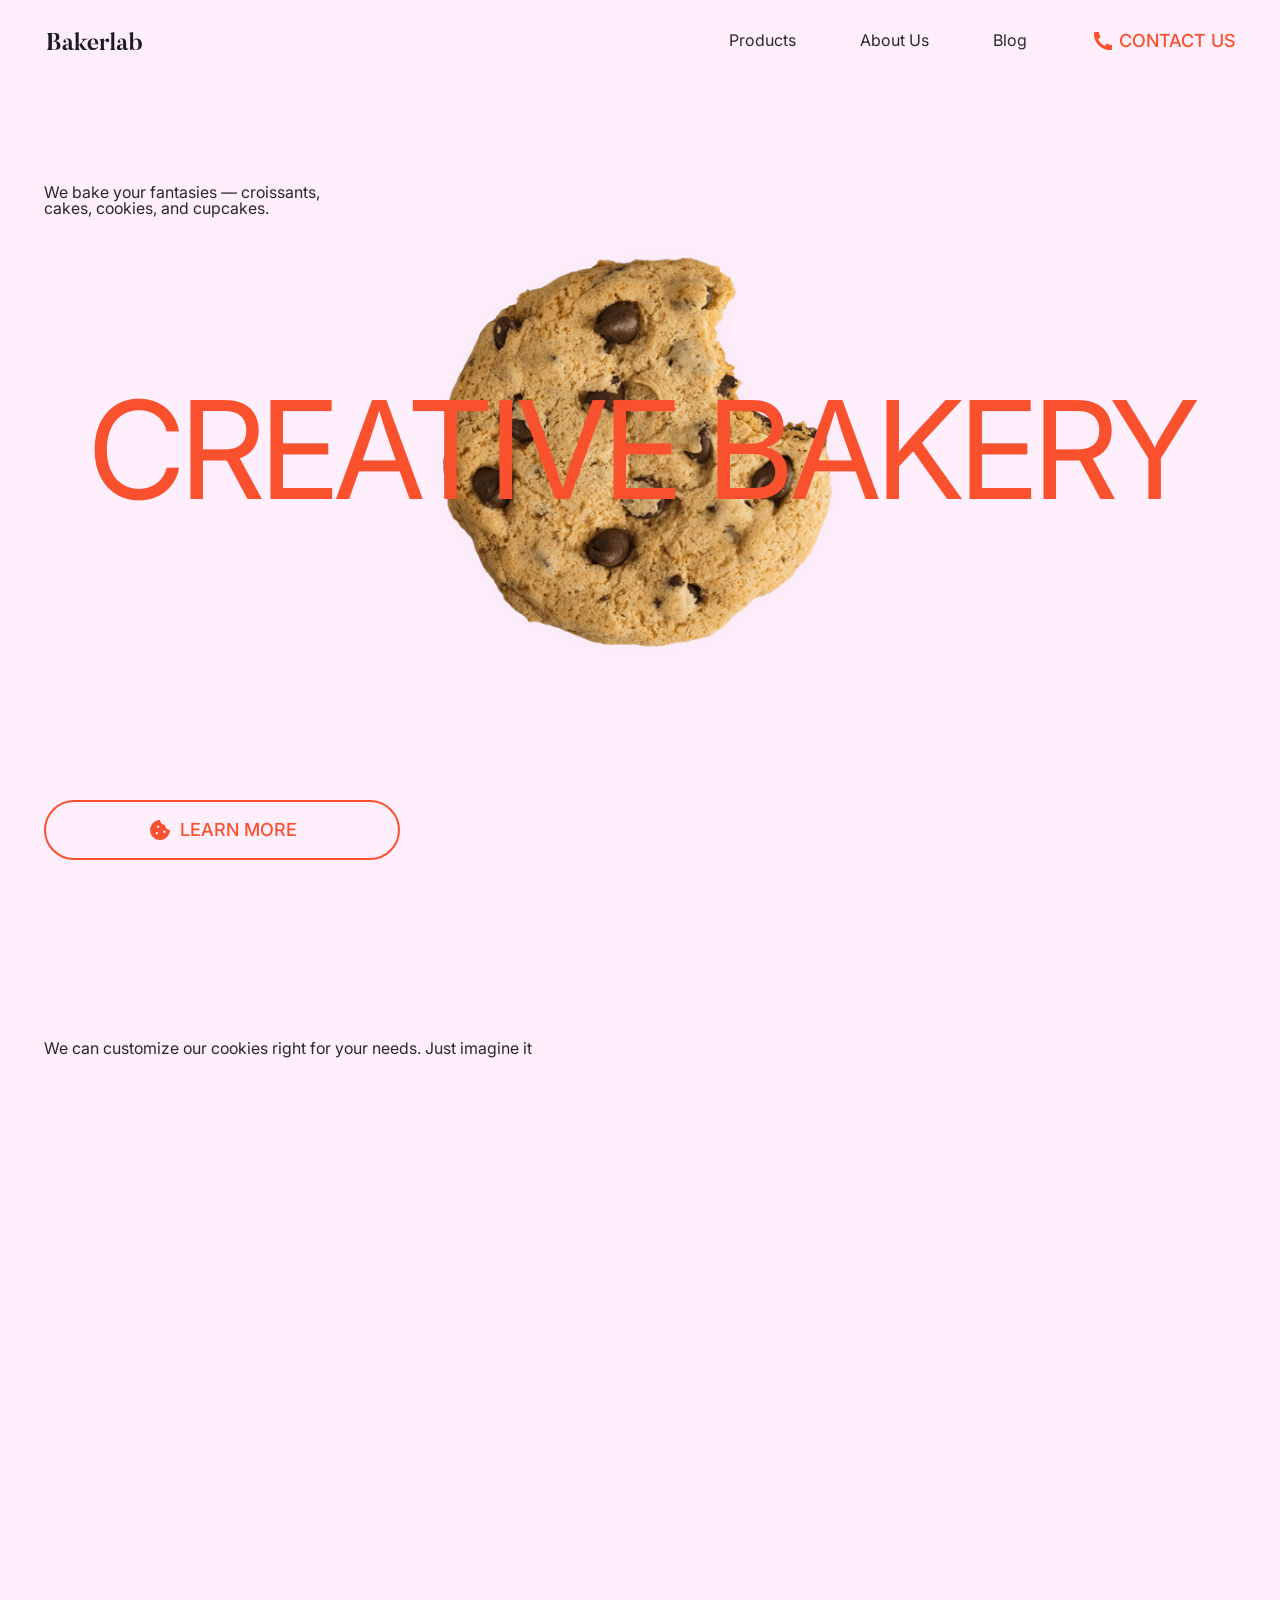
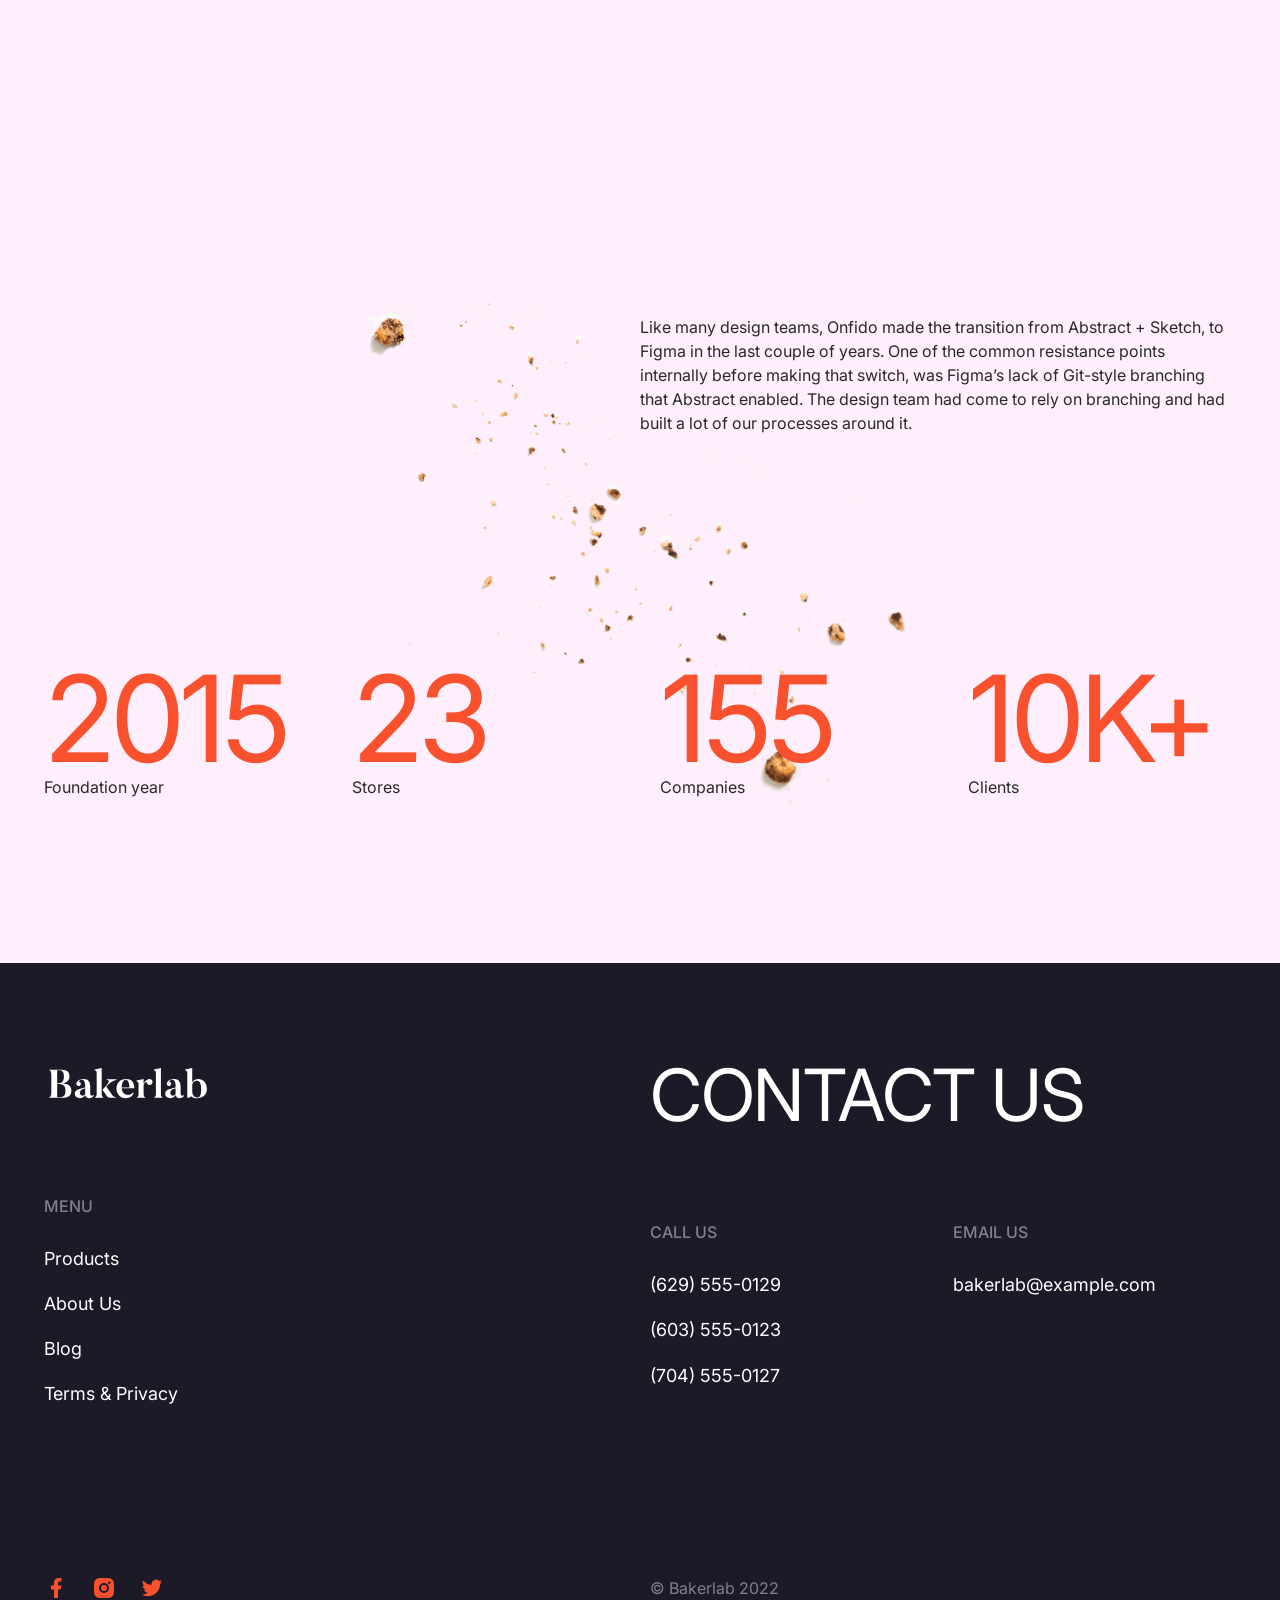
<file: index.html>
<!DOCTYPE html><html lang=en class=page><meta charset=UTF-8><meta name=viewport content="width=device-width, initial-scale=1, maximum-scale=1, user-scalable=no"><title>Bakerlab</title><link rel=stylesheet href=layout_creativeBakery.1917576a.css><script src=layout_creativeBakery.7a91f20a.js defer></script><link rel=preconnect href=https://fonts.googleapis.com><link rel=preconnect href=https://fonts.gstatic.com crossorigin=anonymous><link href="https://fonts.googleapis.com/css2?family=Inter:wght@400;500&amp;display=swap" rel=stylesheet><link rel=icon type=image/x-icon href=Logo.313fdfcb.svg><link rel=stylesheet href=https://unpkg.com/aos@next/dist/aos.css><body class=page__body>
    <script src=https://unpkg.com/aos@next/dist/aos.js></script>
    <script>AOS.init();</script>

    <header class=header data-aos=fade-in data-aos-duration=1500>
      <div class=container>
        <div class=header__content>
          <div class=top-bar>
            <a href=# class=top-bar__logo-link data-aos=fade-right data-aos-duration=1500>
              <img src=Logo.313fdfcb.svg alt=logo class=top-bar__logo>
            </a>
            <div class=top-bar__actions>
              <nav class=top-bar__nav data-aos=fade-in data-aos-duration=1500>
                <a href=#products class=top-bar__nav-link>
                  Products
                </a>
                <a href=#about-us class=top-bar__nav-link>
                  About Us
                </a>
                <a href=#blog class=top-bar__nav-link>
                  Blog
                </a>
              </nav>
              <div class=top-bar__icons data-aos=fade-left data-aos-duration=1500>
                <a href=#contact class=top-bar__contact-us>
                  CONTACT US
                </a>
                <a href=#menu class="icon icon--menu"></a>
              </div>
            </div>
          </div>
          <div class=header__bottom>
            <h1 class=header__subtitle>
              We bake your fantasies — croissants,
              <br>
              cakes, cookies, and cupcakes.
            </h1>
            <h1 class=header__title>Creative bakery</h1>
            <a href=# class=header__button>
              learn more
            </a>
          </div>
        </div>
      </div>
    </header>

    <aside class="menu page__menu" id=menu>
      <div class=container>
        <div class="menu__top top-bar">
          <a href=# class=top-bar__logo-link>
            <img src=Logo.313fdfcb.svg alt=Logo class=top-bar__logo>
          </a>
          <a href=# class="icon icon--close"></a>
        </div>
        <div class=menu__bottom>
          <nav class="menu__nav nav">
            <ul class=nav__list>
              <li class=nav__item>
                <a class=nav__link href=#products>
                  Products
                </a>
              </li>
              <li class=nav__item>
                <a class=nav__link href=#about-us>
                  About Us
                </a>
              </li>
              <li class=nav__item>
                <a class=nav__link href=#blog>
                  Blog
                </a>
              </li>
            </ul>
          </nav>
          <a href=#contact class=menu__contact-us>
            CONTACT US
          </a>
        </div>
      </div>
    </aside>
    

    <main class=main id=store>
      <div class=container>
        <div class=main__content>
          

          <section class=recommended id=recommended>
            <h2 class=section-title data-aos=fade-in data-aos-duration=1500>
              What we bake
            </h2>
            <h1 class=section-subtitle>
              We can customize our cookies right for your needs. Just imagine it
            </h1>
            <div class=recommended__products data-aos=fade-right data-aos-duration=1500>
              <article class="product recommended__product">
                <img src=photo-product-01.5843884f.png alt="Phone photo" class=product__photo>
                <h3 class=product__title>Cakes</h3>
                <p class=product__desc>
                  Oatmeal cookies with golden raisins, orange zest and chocolate
                  chips
                </p>
                <a href=# class=product__button>
                  order
                </a>
              </article>
              <article class="product recommended__product">
                <img src=photo-product-06.f5a09164.png alt="Phone photo" class=product__photo>
                <h3 class=product__title>Cakes</h3>
                <p class=product__desc>
                  Chocolate biscuit coffee cake topped with a buttercream and
                  powder
                </p>
                <a href=# class=product__button>
                  order
                </a>
              </article>
              <article class="product recommended__product">
                <img src=photo-product-05.c80558f9.png alt="Phone photo" class=product__photo>
                <h3 class=product__title>Donuts</h3>
                <p class=product__desc>
                  Light multi-layered croissant strewn with cinammon and almond
                  “petals”
                </p>
                <a href=# class=product__button>
                  order
                </a>
              </article>
              <article class="product recommended__product">
                <img src=photo-product-04.a0495441.png alt="Phone photo" class=product__photo>
                <h3 class=product__title>Donuts</h3>
                <p class=product__desc>
                  Light multi-layered croissant strewn with coconut and nuts
                </p>
                <a href=# class=product__button>
                  order
                </a>
              </article>
              <article class="product recommended__product">
                <img src=photo-product-03.08272f77.png alt="Phone photo" class=product__photo>
                <h3 class=product__title>Cakes</h3>
                <p class=product__desc>
                  Chocolate salted caramel, Vanilla frutti pebbles
                </p>
                <a href=# class=product__button>
                  order
                </a>
              </article>
              <article class="product recommended__product">
                <img src=photo-product-02.b447fbeb.png alt="Phone photo" class=product__photo>
                <h3 class=product__title>Cookies</h3>
                <p class=product__desc>
                  Oatmeal cookies with golden raisins, orange zest and chocolate
                  chips
                </p>
                <a href=# class=product__button>
                  order
                </a>
              </article>
            </div>
          </section>
          
        </div>
      </div>

      <div class=container>
        <div class=main__content>
          <section class=about-us id=about-us>
            <h2 class=about-us__title data-aos=fade-in data-aos-duration=1500>
              Few words
              <br>
              About us
            </h2>

            <div class=about-us__content data-aos=fade-right data-aos-duration=1500>
              <p class=about-us__desc>
                Like many design teams, Onfido made the transition from Abstract
                + Sketch, to Figma in the last couple of years. One of the
                common resistance points internally before making that switch,
                was Figma’s lack of Git-style branching that Abstract enabled.
                The design team had come to rely on branching and had built a
                lot of our processes around it.
              </p>

              <div class=about-us__grid>
                <div class=about-us__item>
                  <h1 class=about-us__number>2015</h1>
                  <p class=about-us__label>Foundation year</p>
                </div>
                <div class=about-us__item>
                  <h1 class=about-us__number>23</h1>
                  <p class=about-us__label>Stores</p>
                </div>
                <div class=about-us__item>
                  <h1 class=about-us__number>155</h1>
                  <p class=about-us__label>Companies</p>
                </div>
                <div class=about-us__item>
                  <h1 class=about-us__number>10K+</h1>
                  <p class=about-us__label>Clients</p>
                </div>
              </div>
            </div>
          </section>
        </div>
      </div>
    </main>
    <footer class=footer id=contact>
      <div class=container>
        <div class=footer__content>
          <div class="footer__column footer__column--logo">
            <a href=# class=footer__logo-link>
              <img src=Logo.313fdfcb.svg alt=Bakerlab class=footer__logo>
            </a>
          </div>

          <div class="footer__column footer__column--menu">
            <h3 class=footer__subtitle>MENU</h3>
            <nav class=footer__nav>
              <a href=#products class=footer__link>
                Products
              </a>
              <a href=#about-us class=footer__link>
                About Us
              </a>
              <a href=#blog class=footer__link>
                Blog
              </a>
              <a href=# class=footer__link>
                Terms &amp; Privacy
              </a>
            </nav>
          </div>

          <div class="footer__column footer__column--contact">
            <h2 class=footer__title>CONTACT US</h2>

            <div class=footer__info-group>
              <h3 class=footer__subtitle>CALL US</h3>
              <div class=footer__info-list>
                <a href=tel:6295550129 class=footer__link>
                  (629) 555-0129
                </a>
                <a href=tel:6035550123 class=footer__link>
                  (603) 555-0123
                </a>
                <a href=tel:7045550127 class=footer__link>
                  (704) 555-0127
                </a>
              </div>
            </div>

            <div class=footer__info-group>
              <h3 class=footer__subtitle>EMAIL US</h3>
              <a href=mailto:bakerlab@example.com class=footer__link>
                bakerlab@example.com
              </a>
            </div>
          </div>

          <div class=footer__bottom>
            <div class=footer__socials>
              <a href=# class=footer__social-link>
                <div class="icon icon--facebook"></div>
              </a>
              <a href=# class=footer__social-link>
                <div class="icon icon--instagram"></div>
              </a>
              <a href=# class=footer__social-link>
                <div class="icon icon--twitter"></div>
              </a>
            </div>
            <p class=footer__copyright>© Bakerlab 2022</p>
          </div>
        </div>
      </div>
    </footer>
</file>
